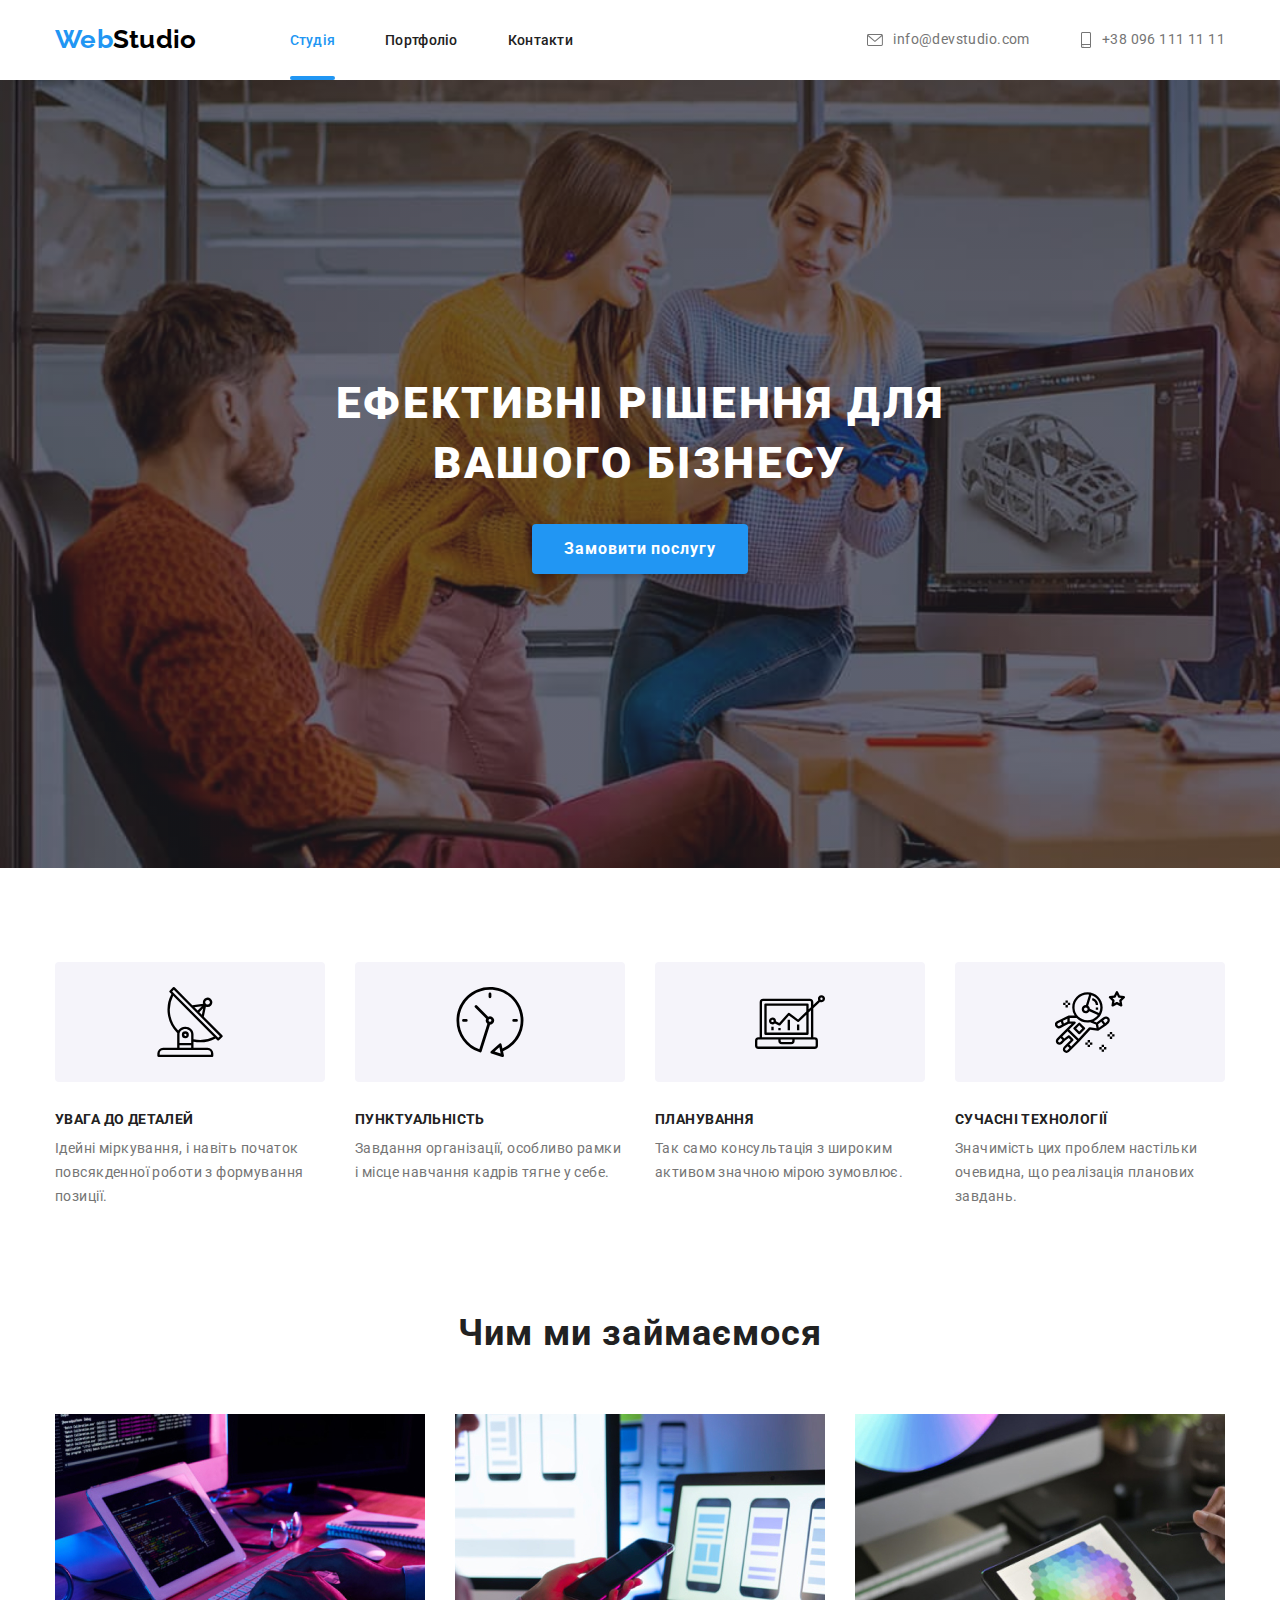
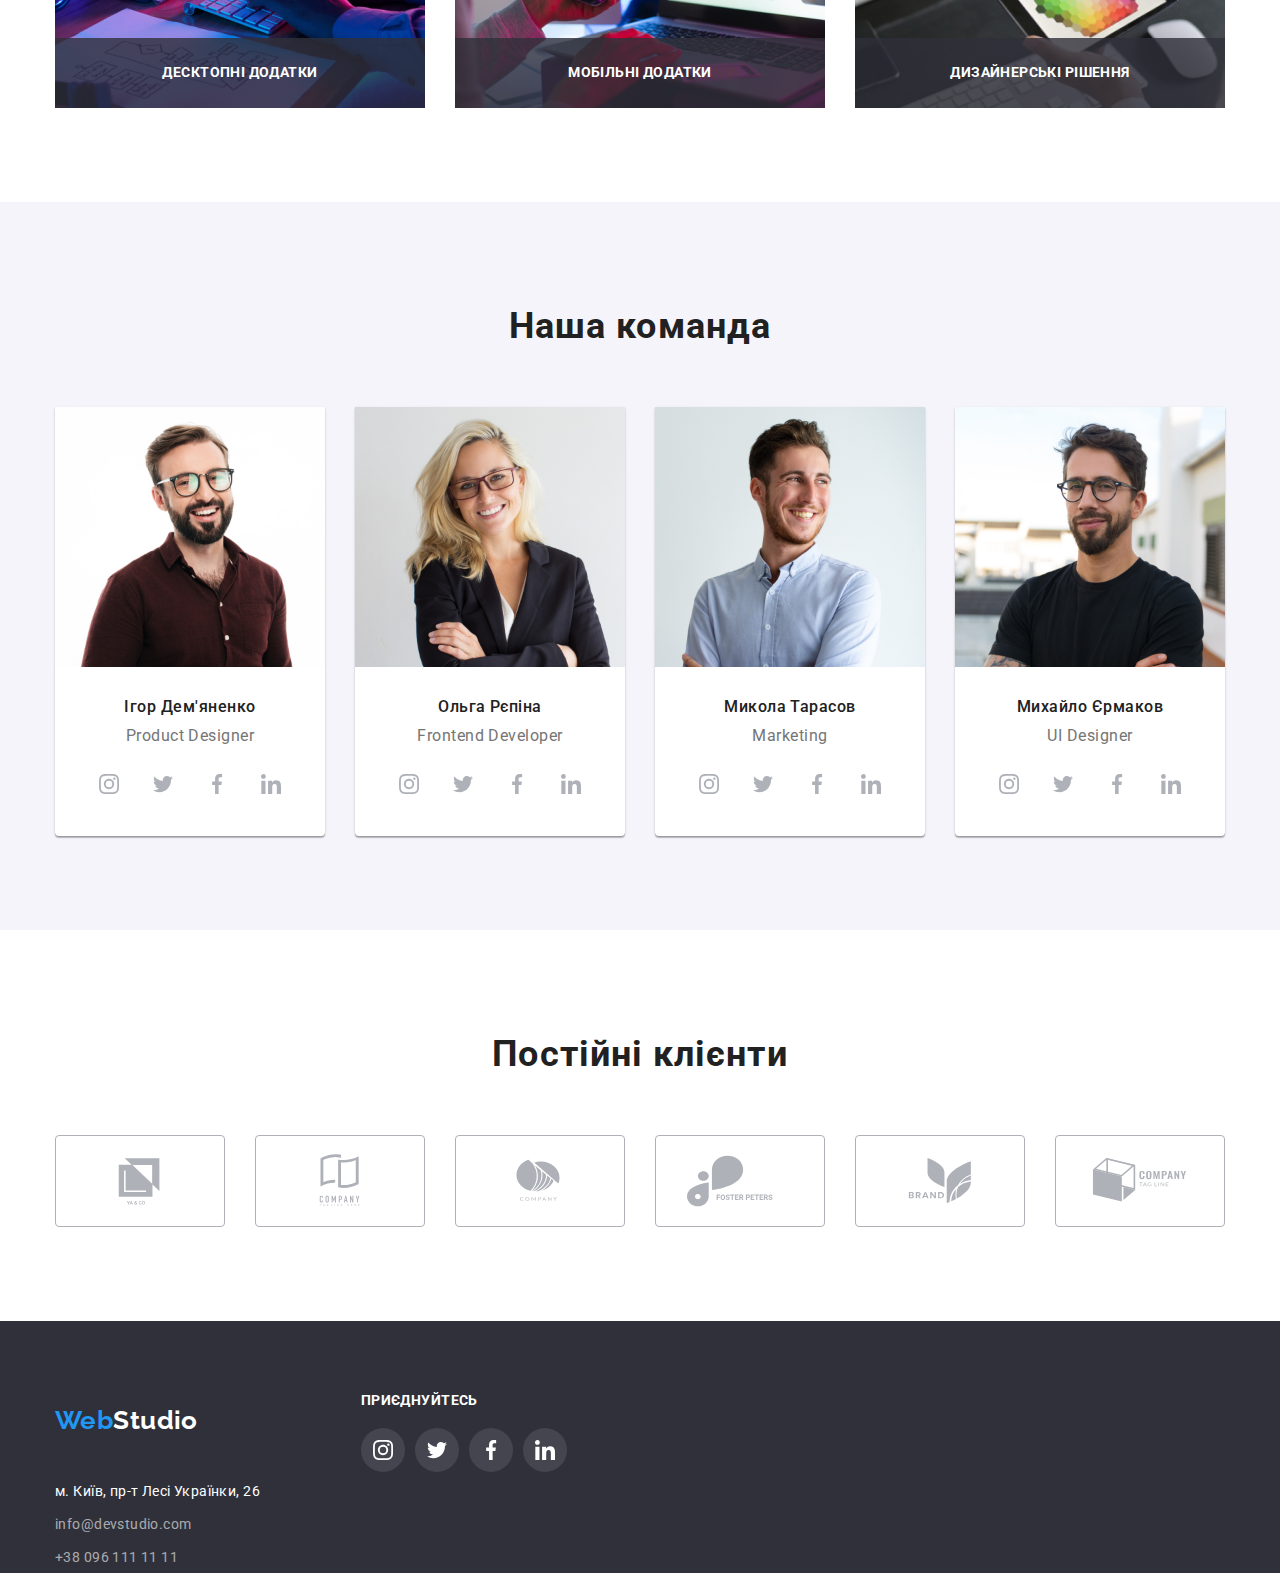
<file: index.html>
<!DOCTYPE html>
<html lang="uk">
  <head>
    <meta charset="UTF-8" />
    <meta http-equiv="X-UA-Compatible" content="IE=edge" />
    <meta name="viewport" content="width=device-width, initial-scale=1.0" />
    <link rel="stylesheet" href="https://cdnjs.cloudflare.com/ajax/libs/modern-normalize/1.0.0/modern-normalize.min.css"/>
    <link rel="stylesheet"href="https://cdnjs.cloudflare.com/ajax/libs/animate.css/4.1.1/animate.min.css"/>
    <link rel="stylesheet" href="./css/style.css">
    <link rel="preconnect" href="https://fonts.googleapis.com">
<link rel="preconnect" href="https://fonts.gstatic.com" crossorigin>
<link href="https://fonts.googleapis.com/css2?family=Raleway:wght@700&family=Roboto:wght@400;500;700;900&display=swap" rel="stylesheet">
    <title>Web Studio</title>
  </head>
  <body class="preload">
    <header>
      <div class="container">
        <nav class="header-nav">
          <a href="./index.html" class="logo link">Web<span class="logo-accent">Studio</span></a>
          <ul class="navigation">
            <li class="link"><a href="./index.html" class="header-link link current">Студія</a></li>
            <li class="link"><a href="./portfolio.html" class="header-link link">Портфоліо</a></li>
            <li class="link"><a href="" class="header-link link">Контакти</a></li>
          </ul>
        </nav>
        <div class="contact">
          <a href="mailto:info@devstudio.com" class="contact-link header-link">
            <svg class="contact-icon" width="16" height="12">
              <use href="./images/icons.svg#icon-envelope"></use>
            </svg>
            info@devstudio.com</a>
          <a href="tel:+380961111111" class="contact-link header-link">
            <svg class="contact-icon" width="12" height="16">
              <use href="./images/icons.svg#icon-smartphone"></use>
            </svg>
            +38 096 111 11 11</a>
        </div>
      </div>
    </header>
    <main>
      
      <!--Hero section-->
      <section class="hero-section">
        <div class="hero container">
          <h1>Ефективні рішення для вашого бізнесу</h1>
          <button type="button" class="main-button" data-modal-open>Замовити послугу</button>
        </div>
      </section>
      
      <!--About section-->
      <section>
        <div class="container">
          <ul>
            <div class="about-container">
              <li class="about">
                <div class="icon-about">
                  <svg class="antenna-icon" width="70" height="70">     
                      <use href="./images/icons.svg#icon-antenna"></use>
                  </svg>
                </div>
                <h3>УВАГА ДО ДЕТАЛЕЙ</h3>
                <p>
                  Ідейні міркування, і навіть початок повсякденної роботи з
                  формування позиції.
                </p>
              </li>
              <li class="about">
                <div class="icon-about">
                  <svg width="70" height="70">
                      <use href="./images/icons.svg#icon-clock"></use>
                  </svg>
                </div>
                <h3>ПУНКТУАЛЬНІСТЬ</h3>
                <p>
                  Завдання організації, особливо рамки і місце навчання кадрів тягне
                  у себе.
                </p>
              </li>
              <li class="about">
                <div class="icon-about">
                  <svg width="70" height="70">
                      <use href="./images/icons.svg#icon-diagram"></use>
                  </svg>
                </div>
                <h3>ПЛАНУВАННЯ</h3>
                <p>
                  Так само консультація з широким активом значною мірою зумовлює.
                </p>
              </li>
              <li class="about">
                <div class="icon-about">
                  <svg width="70" height="70">
                      <use href="./images/icons.svg#icon-astronaut"></use>
                  </svg>
                </div>
                <h3>СУЧАСНІ ТЕХНОЛОГІЇ</h3>
                <p>
                  Значимість цих проблем настільки очевидна, що реалізація планових
                  завдань.
                </p>
              </li>
            </div>
          </ul>
          <div class="about-boxes">
            <h1 class="invisible">Про нас</h1>
            <h2>Чим ми займаємося</h2>
            <ul>
              <div class="box-items">
                <li class="item">
                  <img src="./images/box1.jpg" alt="людина пише код" width="370" />
                  <div class="box-item-desc">
                    <h3>Десктопні додатки</h3>
                  </div>
                </li>
                <li class="item">
                  <img src="./images/box2.jpg" alt="людина обирає макет" width="370"/>
                  <div class="box-item-desc">
                    <h3>Мобільні додатки</h3>
                  </div>
                </li>
                <li class="item">
                  <img src="./images/box3.jpg" alt="людина обирає колір" width="370"/>
                  <div class="box-item-desc">
                    <h3>Дизайнерські рішення</h3>
                  </div>
                </li>
              </div>
            </ul>
          </div>
        </div>
      </section>

      <!--Our team section-->
      <section class="our-team">
        <div class="container">
          
            <h2>Наша команда</h2>
            <ul>
              <div class="team">
                <li class="team-item">
                  <img src="./images/ihor.jpg" alt="фото Ігор Дем'яненко" width="270" />
                  <h3>Ігор Дем'яненко</h3>
                  <p>Product Designer</p>
                  <ul class="social-icon-team">
                    <li>
                      <a class="soicial-icon-link" href="https://instagram.com/">
                        <div>
                          <svg class="icon-team" width="20" height="20">
                            <use href="./images/icons.svg#icon-instagram-team"></use>
                          </svg>
                        </div>
                      </a>
                    </li>
                    <li>
                      <a class="soicial-icon-link" href="https://twitter.com">
                        <svg class="icon-team" width="20" height="20">
                          <use href="./images/icons.svg#icon-twitter-team"></use>
                        </svg>
                      </a>
                    </li>
                    <li>
                      <a class="soicial-icon-link" href="https://facebook.com">
                        <svg class="icon-team" width="20" height="20">
                          <use href="./images/icons.svg#icon-facebook-team"></use>
                        </svg>
                      </a>
                    </li>
                    <li>
                      <a class="soicial-icon-link" href="https://linkedin.com">
                        <svg class="icon-team" width="20" height="20">
                          <use href="./images/icons.svg#icon-linkedin-team"></use>
                        </svg>
                      </a>
                    </li>
                  </ul>
                </li>
                <li class="team-item">
                  <img src="./images/olha.jpg" alt="фото Ольга Рєпіна" width="270" />
                  <h3>Ольга Рєпіна</h3>
                  <p>Frontend Developer</p>
                  <ul class="social-icon-team">
                    <li>
                      <a class="soicial-icon-link" href="https://instagram.com/">
                        <div>
                          <svg class="icon-team" width="20" height="20">
                            <use href="./images/icons.svg#icon-instagram-team"></use>
                          </svg>
                        </div>
                      </a>
                    </li>
                    <li>
                      <a class="soicial-icon-link" href="https://twitter.com">
                        <svg class="icon-team" width="20" height="20">
                          <use href="./images/icons.svg#icon-twitter-team"></use>
                        </svg>
                      </a>
                    </li>
                    <li>
                      <a class="soicial-icon-link" href="https://facebook.com">
                        <svg class="icon-team" width="20" height="20">
                          <use href="./images/icons.svg#icon-facebook-team"></use>
                        </svg>
                      </a>
                    </li>
                    <li>
                      <a class="soicial-icon-link" href="https://linkedin.com">
                        <svg class="icon-team" width="20" height="20">
                          <use href="./images/icons.svg#icon-linkedin-team"></use>
                        </svg>
                      </a>
                    </li>
                  </ul>
                </li>
                <li class="team-item">
                  <img src="./images/mykola.jpg" alt="фото Микола Тарасов" width="270" />
                  <h3>Микола Тарасов</h3>
                  <p>Marketing</p>
                  <ul class="social-icon-team">
                    <li>
                      <a class="soicial-icon-link" href="https://instagram.com/">
                        <div>
                          <svg class="icon-team" width="20" height="20">
                            <use href="./images/icons.svg#icon-instagram-team"></use>
                          </svg>
                        </div>
                      </a>
                    </li>
                    <li>
                      <a class="soicial-icon-link" href="https://twitter.com">
                        <svg class="icon-team" width="20" height="20">
                          <use href="./images/icons.svg#icon-twitter-team"></use>
                        </svg>
                      </a>
                    </li>
                    <li>
                      <a class="soicial-icon-link" href="https://facebook.com">
                        <svg class="icon-team" width="20" height="20">
                          <use href="./images/icons.svg#icon-facebook-team"></use>
                        </svg>
                      </a>
                    </li>
                    <li>
                      <a class="soicial-icon-link" href="https://linkedin.com">
                        <svg class="icon-team" width="20" height="20">
                          <use href="./images/icons.svg#icon-linkedin-team"></use>
                        </svg>
                      </a>
                    </li>
                  </ul>
                </li>
                <li class="team-item">
                  <img src="./images/mykhailo.jpg" alt="фото Михайло Єрмаков" width="270" />
                  <h3>Михайло Єрмаков</h3>
                  <p>UI Designer</p>
                  <ul class="social-icon-team">
                    <li>
                      <a class="soicial-icon-link" href="https://instagram.com/">
                        <div>
                          <svg class="icon-team" width="20" height="20">
                            <use href="./images/icons.svg#icon-instagram-team"></use>
                          </svg>
                        </div>
                      </a>
                    </li>
                    <li>
                      <a class="soicial-icon-link" href="https://twitter.com">
                        <svg class="icon-team" width="20" height="20">
                          <use href="./images/icons.svg#icon-twitter-team"></use>
                        </svg>
                      </a>
                    </li>
                    <li>
                      <a class="soicial-icon-link" href="https://facebook.com">
                        <svg class="icon-team" width="20" height="20">
                          <use href="./images/icons.svg#icon-facebook-team"></use>
                        </svg>
                      </a>
                    </li>
                    <li>
                      <a class="soicial-icon-link" href="https://linkedin.com">
                        <svg class="icon-team" width="20" height="20">
                          <use href="./images/icons.svg#icon-linkedin-team"></use>
                        </svg>
                      </a>
                    </li>
                  </ul>
                </li>
              </div>  
            </ul>
        </div>
      </section>


      <!--Our clients section-->
      <section class="container">
        <h2>Постійні клієнти</h2>
        <ul class="client-card-list">
          <li class="client-card">
            <a class="client-card-item" href="">
              <svg class="icon-client" width="170" height="92">
                <use href="./images/icons.svg#icon-logo1"></use>
              </svg>
            </a>
          </li>
            <li class="client-card">
            <a class="client-card-item"href="">
              <svg class="icon-client" width="170" height="92">
                <use href="./images/icons.svg#icon-logo2"></use>
              </svg>
            </a>
          </li>
            <li class="client-card">
            <a class="client-card-item"href="">
              <svg class="icon-client" width="170" height="92">
                <use href="./images/icons.svg#icon-logo3"></use>
              </svg>
            </a>
          </li>
            <li class="client-card">
            <a class="client-card-item"href="">
              <svg class="icon-client" width="170" height="92">
                <use href="./images/icons.svg#icon-logo4"></use>
              </svg>
            </a>
          </li>
            <li class="client-card">
              <a class="client-card-item"href="">
                <svg class="icon-client" width="170" height="92">
                  <use href="./images/icons.svg#icon-logo5"></use>
                </svg>
            </a>
          </li>
            <li class="client-card">
            <a class="client-card-item"href="">
              <svg class="icon-client" width="170" height="92">
                <use href="./images/icons.svg#icon-logo6"></use>
              </svg>
            </a>
          </li>
        </ul>
      </section>
    </main>
    <footer>
      <div class="container">
        <div class="footer-flex-wrap">
          <div class="footer-wrap">
            <a href="./index.html" class="logo link footer-logo">Web<span class="logo-accent-white">Studio</span></a>
            <address class="address">м. Київ, пр-т Лесі Українки, 26</address>
            <a href="mailto:info@devstudio.com" class="item footer-contacts header-link">info@devstudio.com</a>
            <a href="tel:+380961111111" class="footer-contacts header-link">+38 096 111 11 11</a>
          </div>
          <div class="social-footer">
            <h3>приєднуйтесь</h3>
            <ul class="social-footer-list">
              <li class="footer-list-item">
                <a class="footer-icon-link" href="https://instagram.com/">
                    <svg class="icon-footer" width="20" height="20">
                      <use href="./images/icons.svg#icon-instagram-team"></use>
                    </svg>
                </a>
              </li>
              <li class="footer-list-item">
                <a class="footer-icon-link" href="https://twitter.com">
                  <svg class="icon-footer" width="20" height="20">
                    <use href="./images/icons.svg#icon-twitter-team"></use>
                  </svg>
                </a>
              </li>
              <li class="footer-list-item">
                <a class="footer-icon-link" href="https://facebook.com">
                  <svg class="icon-footer" width="20" height="20">
                    <use href="./images/icons.svg#icon-facebook-team"></use>
                  </svg>
                </a>
              </li>
              <li class="footer-list-item">
                <a class="footer-icon-link" href="https://linkedin.com">
                  <svg class="icon-footer" width="20" height="20">
                    <use href="./images/icons.svg#icon-linkedin-team"></use>
                  </svg>
                </a>
              </li>
            </ul>
          </div>
        </div>
        
      </div>
    </footer>

    <!-- MODAL -->
    <div class="backdrop is-hidden" data-modal>
      <div class="modal">
        <button class="close-btn" data-modal-close>
          <svg class="icon-close" width="18" height="18">
            <use href="./images/icons.svg#icon-close"></use>
          </svg>
        </button>
      </div>
    </div>
    <script src="./js/modal.js"></script>
    <!-- <script> src="./js/preload.js"</script> -->
  </body>
</html>
</file>
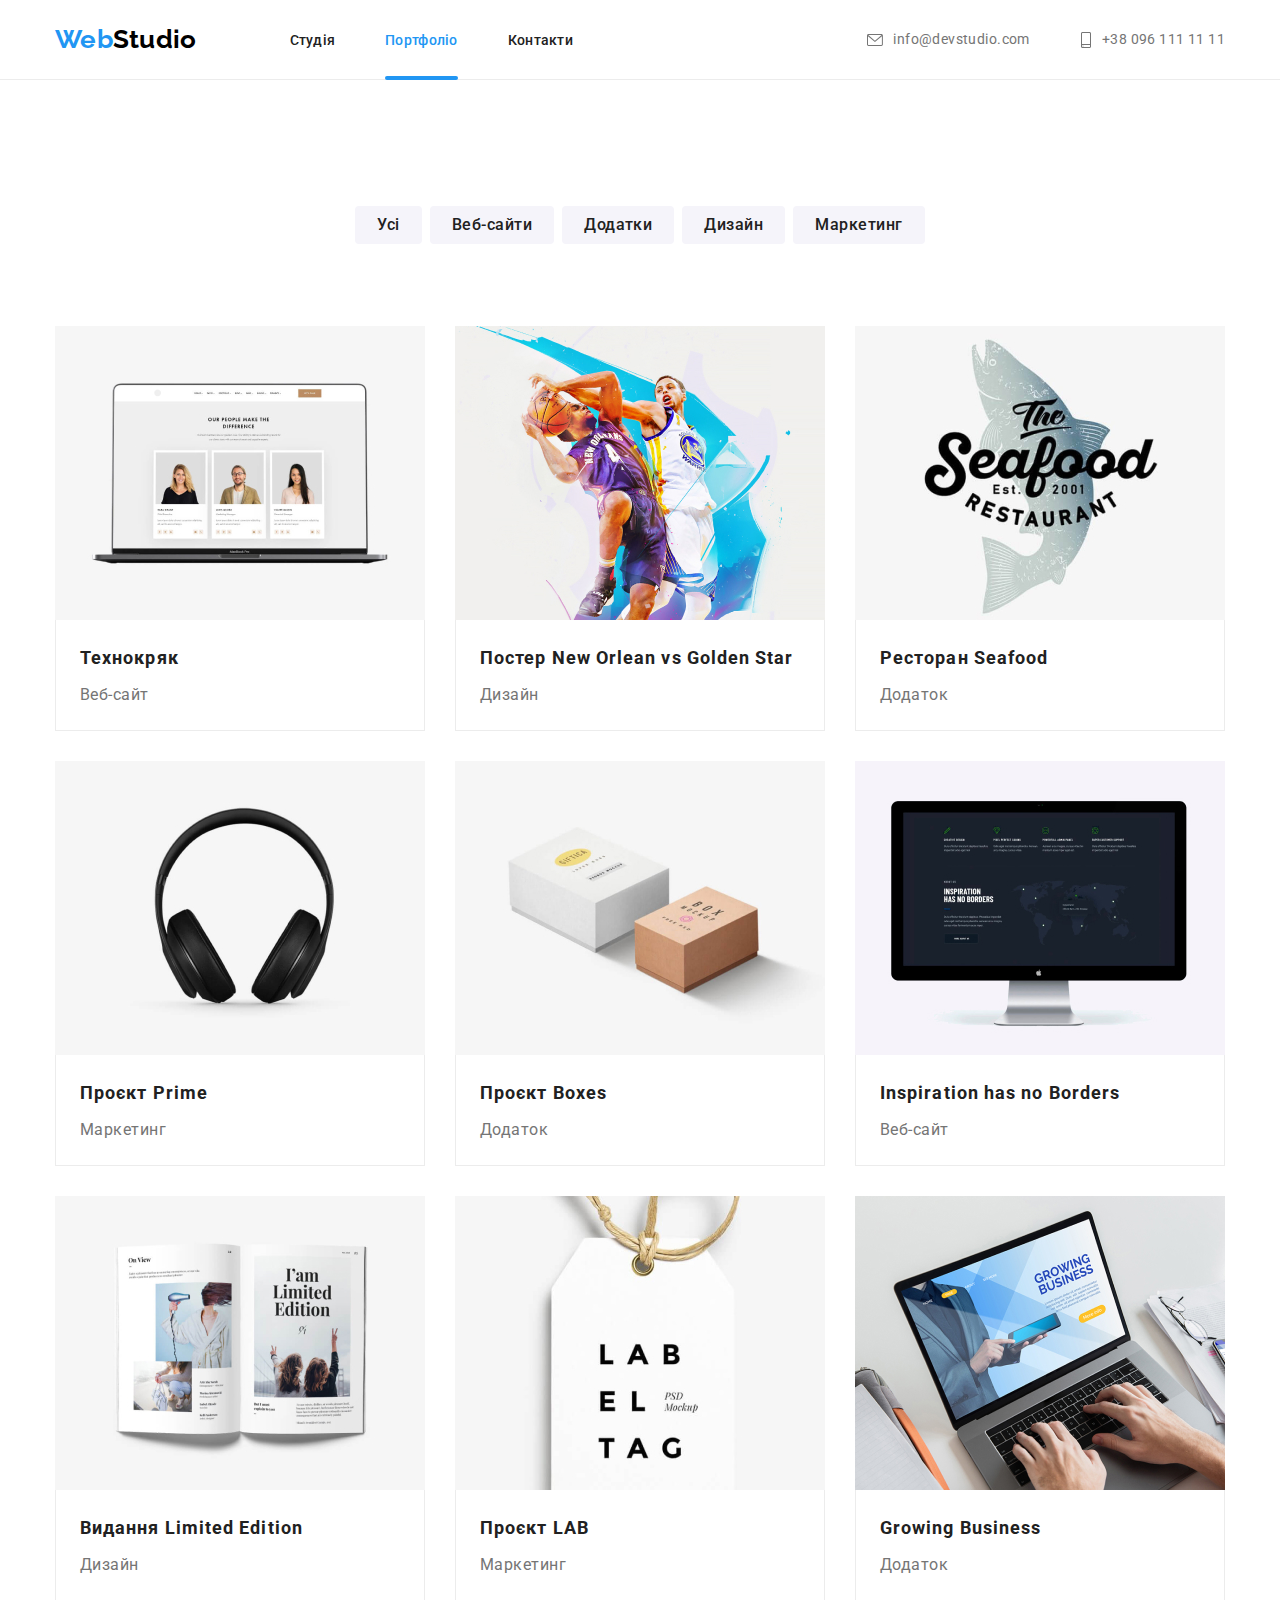
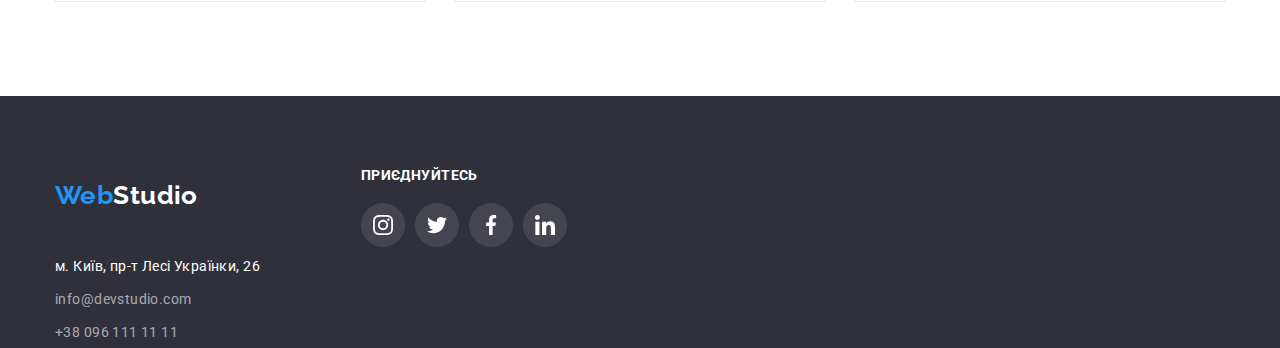
<file: portfolio.html>
<!DOCTYPE html>
<html lang="uk">
  <head>
    <meta charset="UTF-8" />
    <meta http-equiv="X-UA-Compatible" content="IE=edge" />
    <meta name="viewport" content="width=device-width, initial-scale=1.0" />
    <link rel="stylesheet" href="https://cdnjs.cloudflare.com/ajax/libs/modern-normalize/1.0.0/modern-normalize.min.css"/>
    <link rel="stylesheet"href="https://cdnjs.cloudflare.com/ajax/libs/animate.css/4.1.1/animate.min.css"/>
    <link rel="stylesheet" href="./css/style.css">
    <link rel="preconnect" href="https://fonts.googleapis.com">
<link rel="preconnect" href="https://fonts.gstatic.com" crossorigin>
<link href="https://fonts.googleapis.com/css2?family=Raleway:wght@700&family=Roboto:wght@400;500;700;900&display=swap" rel="stylesheet">
    <title>Web Studio</title>
  </head>
  <body>
    <header class="portf-header">
      <div class="container">
        <nav class="header-nav">
          <a href="./index.html" class="logo link">Web<span class="logo-accent">Studio</span></a>
          <ul class="navigation">
            <li class="link"><a href="./index.html" class="header-link link">Студія</a></li>
            <li class="link"><a href="./portfolio.html" class="header-link link current">Портфоліо</a></li>
            <li class="link"><a href="" class="header-link link">Контакти</a></li>
          </ul>
        </nav>
        <div class="contact">
          <a href="mailto:info@devstudio.com" class="contact-link header-link">
            <svg class="contact-icon" width="16" height="12">
              <use href="./images/icons.svg#icon-envelope"></use>
            </svg>
            info@devstudio.com</a>
          <a href="tel:+380961111111" class="contact-link header-link">
            <svg class="contact-icon" width="12" height="16">
              <use href="./images/icons.svg#icon-smartphone"></use>
            </svg>
            +38 096 111 11 11</a>
        </div>
      </div>
    </header>
    <main>
      <section>
        <div class="container">
          <h1 hidden>Портфоліо</h1>
          <ul>
            <div class="filter-nav animate__animated animate__slideInDown">
              <li class="link"><button type="button" class="filter-button">Усі</button></li>
              <li class="link"><button type="button" class="filter-button">Веб-сайти</button></li>
              <li class="link"><button type="button" class="filter-button">Додатки</button></li>
              <li class="link"><button type="button" class="filter-button">Дизайн</button></li>
              <li class="link"><button type="button" class="filter-button">Маркетинг</button></li>
            </div>
          </ul>
         
          <ul>
            <div class="portfolio-cards animate__animated animate__zoomIn">
              <li class="card item">
                <a href="" class="link">
                  <div>
                    <div class="card-hover">
                      <img src="./images/portfolio/tehnokryak.jpg" alt="Технокряк">
                      <div class="card-hover-text">
                        <p>Ресурс пропонує комплексні пропозиції з різним рівнем функціоналу та сервісів. Все це дозволить відвідувачу отримати вичерпні відомості про компанію чи приватну особу.</p>
                      </div>
                    </div>
                    <div class="card-border">
                      <h2>Технокряк</h2>
                      <p>Веб-сайт</p>
                    </div>
                </div>
                </a>
              </li>
              <li class="card item">
                <a href="" class="link">
                  <div>
                    <div class="card-hover">
                      <img src="./images/portfolio/poster.jpg" alt="Постер New Orlean vs Golden Star" width="370px">
                      <div class="card-hover-text">
                        <p>Ресурс пропонує комплексні пропозиції з різним рівнем функціоналу та сервісів. Все це дозволить відвідувачу отримати вичерпні відомості про компанію чи приватну особу.</p>
                      </div>
                    </div>
                    <div class="card-border">
                      <h2>Постер New Orlean vs Golden Star</h2>
                      <p>Дизайн</p>
                    </div>
                  </div>
                </a>
              </li>
              <li class="card item">
                <a href="" class="link">
                  <div>
                    <div class="card-hover">
                      <img src="./images/portfolio/restoran.jpg" alt="Ресторан Seafood" width="370px">
                      <div class="card-hover-text">
                        <p>Ресурс пропонує комплексні пропозиції з різним рівнем функціоналу та сервісів. Все це дозволить відвідувачу отримати вичерпні відомості про компанію чи приватну особу.</p>
                      </div>
                    </div>
                    <div class="card-border">
                      <h2>Ресторан Seafood</h2>
                      <p>Додаток</p>
                    </div>
                    
                  </div>
                </a>
              </li>
              <li class="card item">
                <a href="" class="link">
                  <div>
                    <div class="card-hover">
                      <img src="./images/portfolio/project-prime.jpg" alt="Проєкт Prime" width="370px">
                      <div class="card-hover-text">
                        <p>Ресурс пропонує комплексні пропозиції з різним рівнем функціоналу та сервісів. Все це дозволить відвідувачу отримати вичерпні відомості про компанію чи приватну особу.</p>
                      </div>
                    </div>
                    <div class="card-border">
                      <h2>Проєкт Prime</h2>
                      <p>Маркетинг</p>
                    </div>
                  </div>
                </a>
              </li>
              <li class="card item">
                <a href="" class="link">
                  <div>
                    <div class="card-hover">
                      <img src="./images/portfolio/project-boxes.jpg" alt="Проєкт Boxes" width="370px">
                      <div class="card-hover-text">
                        <p>Ресурс пропонує комплексні пропозиції з різним рівнем функціоналу та сервісів. Все це дозволить відвідувачу отримати вичерпні відомості про компанію чи приватну особу.</p>
                      </div>
                    </div>
                    <div class="card-border">
                      <h2>Проєкт Boxes</h2>
                      <p>Додаток</p>
                    </div>
                  </div>
                </a>
              </li>
              <li class="card item">
                <a href="" class="link">
                  <div>
                    <div class="card-hover">
                      <img src="./images/portfolio/inspiration.jpg" alt="Inspiration has no Borders" width="370px">
                      <div class="card-hover-text">
                        <p>Ресурс пропонує комплексні пропозиції з різним рівнем функціоналу та сервісів. Все це дозволить відвідувачу отримати вичерпні відомості про компанію чи приватну особу.</p>
                      </div>
                    </div>
                    <div class="card-border">
                      <h2>Inspiration has no Borders</h2>
                      <p>Веб-сайт</p>
                    </div>
                  </div>
                </a>
              </li>
              <li class="card item">
                <a href="" class="link">
                  <div>
                    <div class="card-hover">
                      <img src="./images/portfolio/vydannia.jpg" alt="Видання Limited Edition" width="370px">
                      <div class="card-hover-text">
                        <p>Ресурс пропонує комплексні пропозиції з різним рівнем функціоналу та сервісів. Все це дозволить відвідувачу отримати вичерпні відомості про компанію чи приватну особу.</p>
                      </div>
                    </div>
                    <div class="card-border">
                      <h2>Видання Limited Edition</h2>
                      <p>Дизайн</p>
                    </div>
                  </div>
                </a>
              </li>
              <li class="card item">
                <a href="" class="link">
                  <div>
                    <div class="card-hover">
                      <img src="./images/portfolio/project-lab.jpg" alt="Проєкт LAB" width="370px">
                      <div class="card-hover-text">
                        <p>Ресурс пропонує комплексні пропозиції з різним рівнем функціоналу та сервісів. Все це дозволить відвідувачу отримати вичерпні відомості про компанію чи приватну особу.</p>
                      </div>
                    </div>
                    <div class="card-border">
                      <h2>Проєкт LAB</h2>
                      <p>Маркетинг</p>
                    </div>
                  </div>
                </a>
              </li>
              <li class="card item">
                <a href="" class="link">
                  <div>
                    <div class="card-hover">
                      <img src="./images/portfolio/growing-business.jpg" alt="Growing Business" width="370px">
                      <div class="card-hover-text">
                        <p>Ресурс пропонує комплексні пропозиції з різним рівнем функціоналу та сервісів. Все це дозволить відвідувачу отримати вичерпні відомості про компанію чи приватну особу.</p>
                      </div>
                    </div>
                    <div class="card-border">
                      <h2>Growing Business</h2>
                      <p>Додаток</p>
                    </div>
                  </div>
                </a>
              </li>
            </div>
          </ul>
        </div>
    </section>
    </main>
    <footer>
      <div class="container">
        <div class="footer-flex-wrap">
          <div class="footer-wrap">
            <a href="./index.html" class="logo link footer-logo">Web<span class="logo-accent-white">Studio</span></a>
            <address class="address">м. Київ, пр-т Лесі Українки, 26</address>
            <a href="mailto:info@devstudio.com" class="item footer-contacts header-link">info@devstudio.com</a>
            <a href="tel:+380961111111" class="footer-contacts header-link">+38 096 111 11 11</a>
          </div>
          <div class="social-footer">
            <h3>приєднуйтесь</h3>
            <ul class="social-footer-list">
              <li class="footer-list-item">
                <a class="footer-icon-link" href="https://instagram.com/">
                    <svg class="icon-footer" width="20" height="20">
                      <use href="./images/icons.svg#icon-instagram-team"></use>
                    </svg>
                </a>
              </li>
              <li class="footer-list-item">
                <a class="footer-icon-link" href="https://twitter.com">
                  <svg class="icon-footer" width="20" height="20">
                    <use href="./images/icons.svg#icon-twitter-team"></use>
                  </svg>
                </a>
              </li>
              <li class="footer-list-item">
                <a class="footer-icon-link" href="https://facebook.com">
                  <svg class="icon-footer" width="20" height="20">
                    <use href="./images/icons.svg#icon-facebook-team"></use>
                  </svg>
                </a>
              </li>
              <li class="footer-list-item">
                <a class="footer-icon-link" href="https://linkedin.com">
                  <svg class="icon-footer" width="20" height="20">
                    <use href="./images/icons.svg#icon-linkedin-team"></use>
                  </svg>
                </a>
              </li>
            </ul>
          </div>
        </div>
        
      </div>
    </footer>
    <script> </script>
  </body>
</html>
</file>
<file: css/style.css>
:root{
--primary-text-color: #757575;
--title-text-color: #212121;
--accent-color: #2196F3;
--primary-white-color: #ffffff;
--secondary-background-color: #F5F4FA;
}


body{
    background-color: var(--primary-white-color);
    color: var(--primary-text-color);

    font-family: 'Roboto', sans-serif;
    font-weight: 400;
    letter-spacing: 0.03em;
    font-size: 14px;
    line-height: 1.7;
}

h1,
h2,
h3,
h4,
h5,
h6,
p,
ul {
    margin: 0;
}

button {
    border: none;
    cursor: pointer;
}

.invisible {
    position: absolute;
    clip: rect(0 0 0 0);
    width: 1px;
    height: 1px;
    margin: -1px;
  }


ul {
    padding-left: 0;
}

.container {
    max-width: 1200px;
    margin-left: auto;
    margin-right: auto;
    padding-left: 15px;
    padding-right: 15px;
    /* outline: 1px solid red; */
}

section {
    padding-top: 94px;
    padding-bottom: 94px;
  }

.navigation{
    display: flex;   
    align-items: center;
    /* padding-top: 32px;
    padding-bottom: 32px; */
    /* column-gap: 50px; */
}


header {
    max-width: 1600px;
    max-height: 80px;
    margin-left: auto;
    margin-right: auto;
}

.header-nav > .navigation > .link:not(:first-of-type){
    margin-left: 50px;
}

header > .container {
    display: flex;
}

.link {
    list-style-type: none;
    text-decoration: none;
    color: var(--title-text-color);
    position: relative;
    padding-top: 32px;
    padding-bottom: 32px;
}

.link.current::after{
    content: '';
    position: absolute;
    display: block;
    width: 100%;
    height: 4px;
    bottom: 0;
    background-color: var(--accent-color);
    border-radius: 2px;
}

.logo-accent{
color: #000000;
}

.logo-accent-white {
    color: var(--primary-white-color);
}

.logo{
    display: flex;
    align-items: center;
    color: var(--accent-color);
    font-family: 'Raleway';
    font-weight: 700;
    font-size: 26px;
    line-height: 1.2;
    margin-right: 93px;
    padding-top: 24px;
    padding-bottom: 24px;
}

.header-nav{
    font-weight: 500;
    line-height: 1.15;
    letter-spacing: 0.02em;
    color: var(--title-text-color);
    display: flex;
}

.header-link{
    transition: color 250ms cubic-bezier(0.4, 0, 0.2, 1);
}

.header-link:hover,
.header-link:focus{
    color: var(--accent-color);
}

.link.current {
    color: var(--accent-color);
}

.contact {
    display: flex;
    align-items: center;
    margin-left: auto;
}

.contact-link{
    color: var(--primary-text-color);
    text-decoration: none;
}

.contact > .contact-link:not(:first-child){
    margin-left: 50px;
}

.contact-icon {
    margin-right: 10px;
    align-items: center;
    fill: currentColor;
}

.contact > a {
    display: flex;
    align-items: center;
}



/* HERO SECTION */

.hero-section {
    background-color: #C4C4C4;
    background-image: linear-gradient(to right, rgba(47, 48, 58, 0.4), rgba(47, 48, 58, 0.4)), url(../images/hero-bcg.jpg);
    background-repeat: no-repeat;
    background-size: cover;
    max-width: 1600px;
    min-height: 600px;
    margin-left: auto;
    margin-right: auto;
}


.hero {
    text-align: center;
    margin-top: 200px;
    margin-bottom: 200px;
}

h1{
    color: #ffffff;
    font-weight: 900;
    font-size: 44px;
    line-height: 1.36;
    letter-spacing: 0.06em;
    text-transform: uppercase;
    max-width: 700px;
    margin: 0 auto;
}


/* about section */
.about {
    max-width: 270px;
    list-style-type: none;
}

.about-container {
    display: flex;
    margin-bottom: 94px;
    /* flex-wrap: wrap; */
}

.about-container > .about > h3{
    margin-bottom: 10px;
}

.about-container > .about:not(:first-child){
    margin-left: 30px;
}

.about > h3 {
    font-family: 'Roboto';
    font-weight: 700;
    font-size: 14px;
    line-height: 1.1;
    letter-spacing: 0.03em;
    text-transform: uppercase;      
}

.about > p {
    font-family: 'Roboto';
    font-weight: 400;
    font-size: 14px;
    line-height: 1.7;
    letter-spacing: 0.03em;
}

.about-boxes > h2 {
    text-align: center;
    margin-bottom: 50px;
}

.about-boxes{
    margin: 0 auto;
}

.box-items {
    display: flex;
    justify-content: space-between;
    list-style-type: none;
}

.box-items .item{
position: relative;
}

.box-item-desc{
    position: absolute;
    display: block;
    left: 0;
    bottom: 0;
    min-height: 70px;
    width: 100%;
    background-color: rgba(47, 48, 58, 0.8);
}

.box-item-desc h3{
    font-weight: 700;
    font-size: 14px;
    line-height: 1.1;
    letter-spacing: 0.03em;
    text-transform: uppercase;
    text-align: center;
    color: #ffffff;
    padding-top: 27px;
    padding-bottom: 27px;
}

.icon-about {
    /* width: 270px;
    height: 120px; */
    /* display: block; */
    margin-bottom: 30px;
    background-color: #F5F4FA;
    border-radius: 4px;
}

.icon-about svg {
    display: block;
    margin: 0 auto;
    align-items: center;
    height: 120px;

}

/* OUR TEAM SECTION */

.our-team > .container > h2{
    text-align: center;
    margin-bottom: 50px;
}

.our-team {
    background-color: var(--secondary-background-color);
    /* max-width: 1600px; */
    margin-left: auto;
    margin-right: auto;
}

.team {
    display: flex;
}

.team-item {
    list-style-type: none;
    background-color: var(--primary-white-color);
    max-width: 270px;
    box-shadow: 0px 1px 3px rgba(0, 0, 0, 0.12), 0px 1px 1px rgba(0, 0, 0, 0.14), 0px 2px 1px rgba(0, 0, 0, 0.2);
    border-radius: 0px 0px 4px 4px;
    padding-bottom: 30px;
}

.team-item > h3 {
    font-family: 'Roboto';
    font-weight: 500;
    font-size: 16px;
    line-height: 1.2;
    text-align: center;
    letter-spacing: 0.03em;
    color: var(--title-text-color);
    margin-bottom: 10px;
    margin-top: 30px;
}

.team-item > p {
    font-family: 'Roboto';
    font-weight: 400;
    font-size: 16px;
    line-height: 1.2;
    text-align: center;
    letter-spacing: 0.03em;
}

.team-item:not(:first-child){
    margin-left: 30px;
}

.social-icon-team{
    display: flex;
    list-style-type: none;
    max-width: 206px;
    margin: 0 auto;
    justify-content: space-between;
}

.soicial-icon-link{
    display: block;
    width: 44px;
    height: 44px;
    border-radius: 50%;
    margin-top: 16px;
    color: #AFB1B8;
    transition: color 250ms cubic-bezier(0.4, 0, 0.2, 1), background-color 250ms cubic-bezier(0.4, 0, 0.2, 1);;
}

.soicial-icon-link:hover,
.soicial-icon-link:focus{
    background-color: var(--accent-color);
    color: #ffffff;
}

.icon-team{
    display: block;
    margin: 0 auto;
    height: 44px;
    fill: currentColor;
}

/* Portfolio */

.filter-button{
    font-family: inherit;
    font-weight: 500;
    font-size: 16px;
    line-height: 1.6;
    letter-spacing: 0.03em;

    color: var(--title-text-color);
    background-color: var(--secondary-background-color);
    list-style-type: none;
    text-decoration: none;
    cursor: pointer;

    padding: 6px 22px;
    
    border: transparent;
    border-radius: 4px;

    transition: color 250ms cubic-bezier(0.4, 0, 0.2, 1), background-color 250ms cubic-bezier(0.4, 0, 0.2, 1);
}

.filter-button:hover,
.filter-button:focus{
    color: var(--primary-white-color);
    background-color: var(--accent-color);
    box-shadow: 0px 3px 1px rgba(0, 0, 0, 0.1), 0px 1px 2px rgba(0, 0, 0, 0.08), 0px 2px 2px rgba(0, 0, 0, 0.12);
}

.main-button{
    font-family: inherit;
    font-weight: 700;
    font-size: 16px;
    line-height: 1.9;
    letter-spacing: 0.06em;

    
    box-sizing: border-box;
    padding: 10px 32px;
    box-shadow: 0px 4px 4px rgba(0, 0, 0, 0.15);
    margin-top: 30px;

    border: 0;
    border-radius: 4px;
    cursor: pointer;
    color: var(--primary-white-color);
    background-color: var(--accent-color);
    transition: background-color, 250ms cubic-bezier(0.4, 0, 0.2, 1);
}

.main-button:hover,
.main-button:focus{
    background-color: #188CE8;
}


h2{
    font-weight: 700;
    font-size: 36px;
    line-height: 1.7;
    letter-spacing: 0.03em;
    text-align: center;

    color: var(--title-text-color);
}

h3{
    color: var(--title-text-color);
    

    font-weight: 700;
    font-size: 18px;
    line-height: 2;
    letter-spacing: 0.06em;
}

p{
    font-size: 16px;
    line-height: 1.9;
    letter-spacing: 0.03em;
    color: var(--primary-text-color);
}

.address{
    font-family: 'Roboto';
    font-style: normal;
    font-weight: 400;
    font-size: 14px;
    line-height: 1.7;
    letter-spacing: 0.03em;
    color: var(--primary-white-color);
    margin-bottom: 9px;
}

/* FOOTER */

footer {
    background-color:#2F303A;
    padding-bottom: 60px;
    padding-top: 60px;
    max-height: 252px;
    /* max-width: 1600px; */
    margin-left: auto;
    margin-right: auto;
}

.footer-flex-wrap{
    display: flex;
}

.footer-wrap {
    display: flex;
    flex-direction: column;
    margin: 0;
    padding: 0;
}

.footer-contacts {
    text-decoration: none;
    font-family: 'Roboto';
    font-weight: 400;
    font-size: 14px;
    line-height: 1.7;
    letter-spacing: 0.03em;
    color: rgba(255, 255, 255, 0.6);
}

.footer-wrap .item:not(:last-of-type){
    margin-bottom: 9px;
}

.footer-logo {
    margin-bottom: 20px;
}

.social-footer{
    width: 206px;
    margin-left: 70px;
    margin-top: 12px;
}

.social-footer > h3{
    text-transform: uppercase;
    font-weight: 700;
    font-size: 14px;
    line-height: 1.1;
    letter-spacing: 0.03em;
    color: var(--primary-white-color);
}

.social-footer-list{
    margin-top: 20px;
    display: flex;
    list-style-type: none;
    justify-content: space-between;
}

.footer-icon-link{
    background-color: rgba(255, 255, 255, 0.1);
    width: 44px;
    height: 44px;
    border-radius: 50%;
    transition: background-color 250ms cubic-bezier(0.4, 0, 0.2, 1);
}

.footer-icon-link:hover,
.footer-icon-link:focus{
    background-color: var(--accent-color);
    
}

.footer-icon-link{
    display: flex;
    align-items: center;
    justify-content: center;
    height: 44px;
    color: var(--primary-white-color);
}

.icon-footer{
    fill: currentColor;
}

/* Our clients section */

.client-card-list{
    display: flex;
    list-style-type: none;
    max-width: 1170px;
    justify-content: space-between;
    margin-top: 50px;
}

.client-card-item:hover,
.client-card-item:focus{
    border: 1px solid var(--accent-color);
    border-radius: 4px;
    color: var(--accent-color);
}

.client-card-item{
    display: flex;
    justify-content: center;
    align-items: center;
    width: 170px;
    height: 92px;
    color: #AFB1B8;
    border: 1px solid #AFB1B8;
    border-radius: 4px;
    transition: color 250ms cubic-bezier(0.4, 0, 0.2, 1);
}


.icon-client{
    width: 106px;
    height: 60px;
    fill: currentColor;
}



/* PORTFOLIO.html */

.filter-nav {
    display: flex;
    justify-content: center;
    padding-bottom: 50px;
}

.portfolio-cards{
    display: flex;
    flex-wrap: wrap;
}

.portfolio-cards > .card:hover,
.portfolio-cards > .card:focus{
    /* outline: 1px solid #EEEEEE; */
    box-shadow: 0px 1px 1px rgba(0, 0, 0, 0.12), 0px 4px 4px rgba(0, 0, 0, 0.06), 1px 4px 6px rgba(0, 0, 0, 0.16);
}

.card {
    list-style-type: none;
    max-width: 370px;
    /* outline: 1px solid red; */
}

.card-hover{
    position: relative;
    overflow: hidden;
}

.card-hover-text{
    position: absolute;
    left: 0;
    top: 0;
    width: 100%;
    height: 100%;
    padding: 63px 24px;
    background-color: rgba(33, 150, 243, 0.9);
    transform: translateY(100%);
    transition: transform 250ms cubic-bezier(0.4, 0, 0.2, 1);
}

.card .card-hover-text p{
    font-style: normal;
    font-weight: 400;
    font-size: 18px;
    line-height: 1.6;
    letter-spacing: 0.03em;
    color: #FFFFFF;
    margin: 0;
}

.card:hover .card-hover-text,
.card .link:focus .card-hover-text{
    transform: translateY(0);
}

.card-border{
    border-bottom: 1px solid #ECECEC;
    border-left: 1px solid #ECECEC;
    border-right: 1px solid #ECECEC;
    padding: 20px 24px;
}

.portf-header {
    border-bottom: 1px solid #ECECEC;
}

.card h2 {
    font-family: 'Roboto';
    font-weight: 700;
    font-size: 18px;
    line-height: 2;
    letter-spacing: 0.06em;
    text-align: left;
}

.card p{
    font-family: 'Roboto';
    font-weight: 400;
    font-size: 16px;
    line-height: 1.9;
    letter-spacing: 0.03em;
    color: var(--primary-text-color);
    margin-top: 4px;     
}

.portfolio-cards > .item:not(:nth-child(3n + 3)){
    margin-right: 30px;
}


.portfolio-cards > .item:not(:nth-last-child(-n + 3)){
    margin-bottom: 30px;
}

.filter-nav > .link:not(:last-child){
    margin-right: 8px;
}

img {
    display: block;
}

/* MODAL */

.backdrop{
    position: fixed;
    left: 0;
    top: 0;
    width: 100%;
    height: 100vh;
    background-color: rgba(0, 0, 0, 0.2);
    opacity: 1;
    transition: opacity 250ms cubic-bezier(0.4, 0, 0.2, 1), visibility 250ms cubic-bezier(0.4, 0, 0.2, 1);
}

.modal{
    position: absolute;
    top: 50%;
    left: 50%;
    transform: translate(-50%,-50%);
    width: 528px;
    height: 581px;
    background-color: #ffffff;
    box-shadow: 0px 1px 3px rgba(0, 0, 0, 0.12), 0px 1px 1px rgba(0, 0, 0, 0.14), 0px 2px 1px rgba(0, 0, 0, 0.2);
    border-radius: 4px;
}

.is-hidden{
    opacity: 0;
    visibility: hidden;
    pointer-events: none;
}

.icon-close{
    display: block;
    margin: 0 auto;
    width: 18px;
    height: 18px;
    fill: #000000;
}

.close-btn{
    position: absolute;
    top: 8px;
    right: 8px;
    display: block;
    padding: 0;
    width: 30px;
    height: 30px;
    background: #FFFFFF;
    border: 1px solid rgba(0, 0, 0, 0.1);
    border-radius: 50%;
}

.no-scroll{
    overflow: hidden;
}

/* .preload * {
    -webkit-transition: none !important;
    -moz-transition: none !important;
    -ms-transition: none !important;
    -o-transition: none !important;
  } */
</file>
